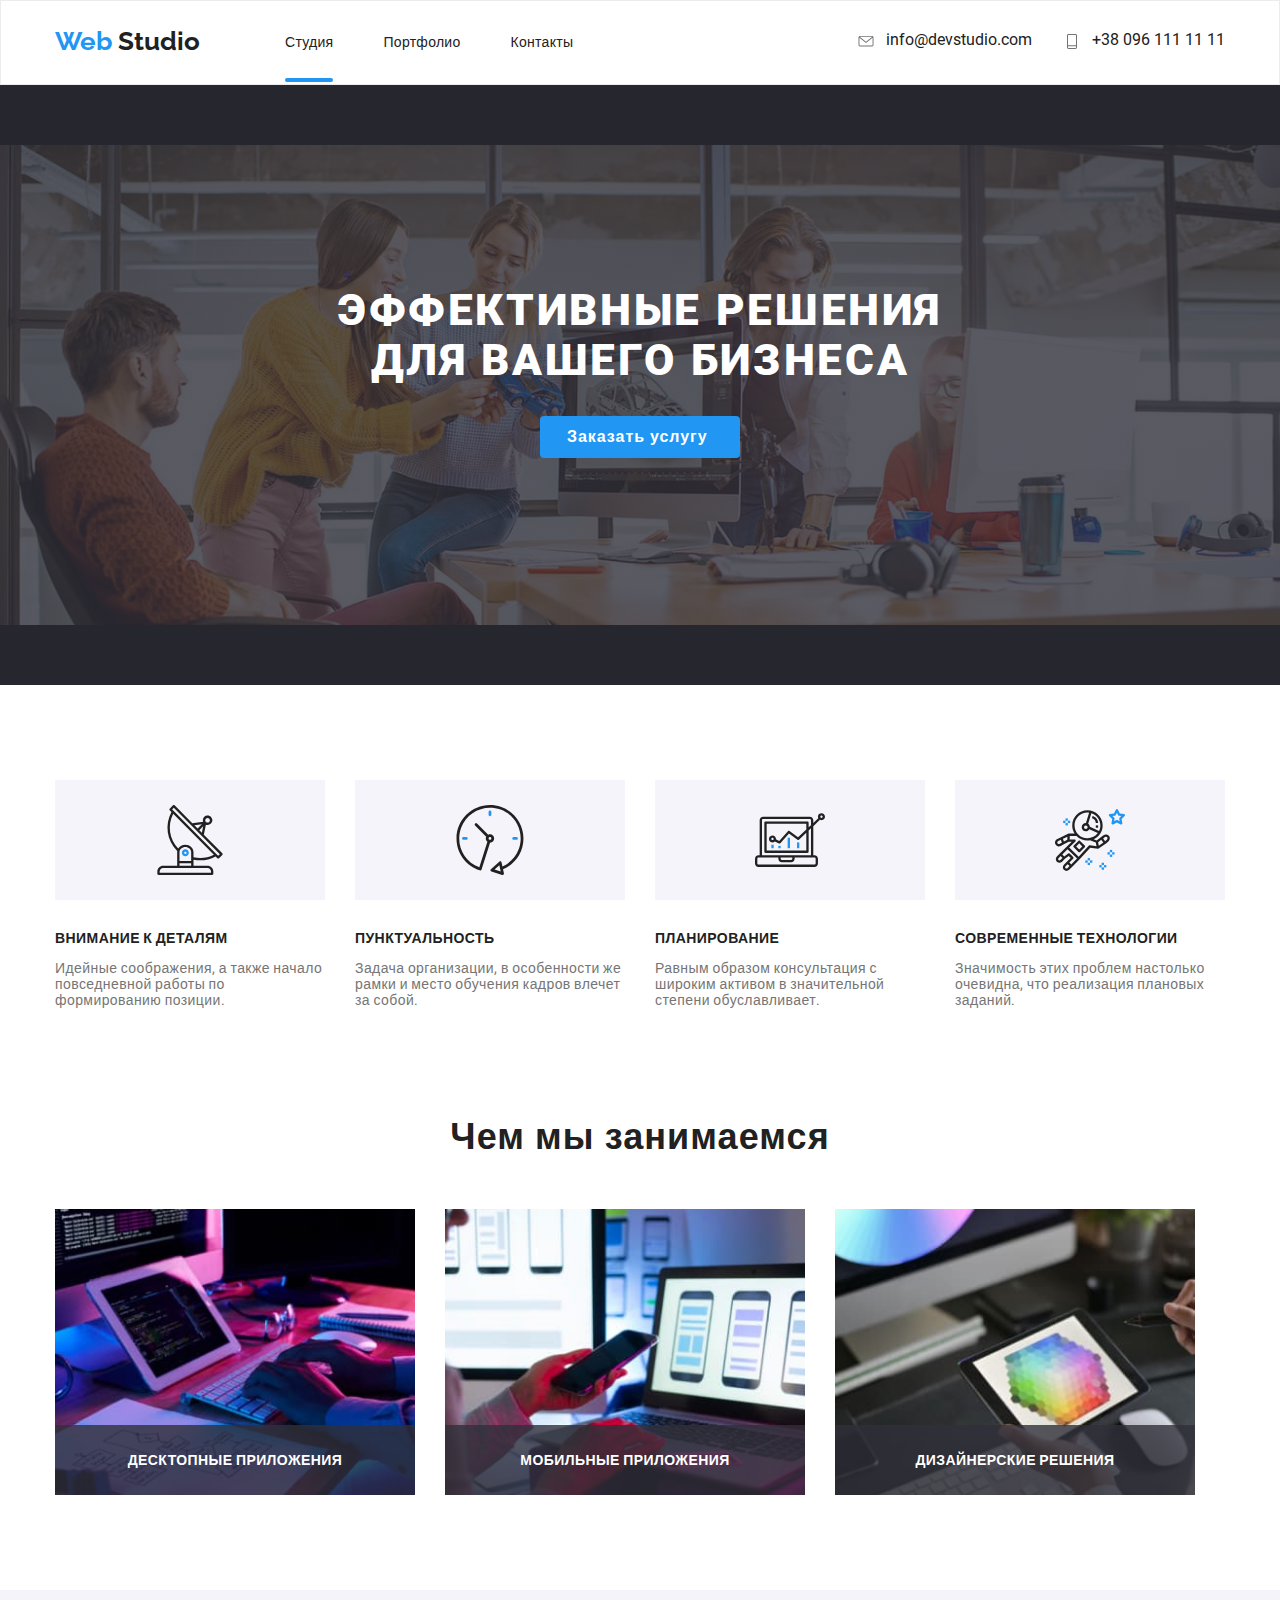
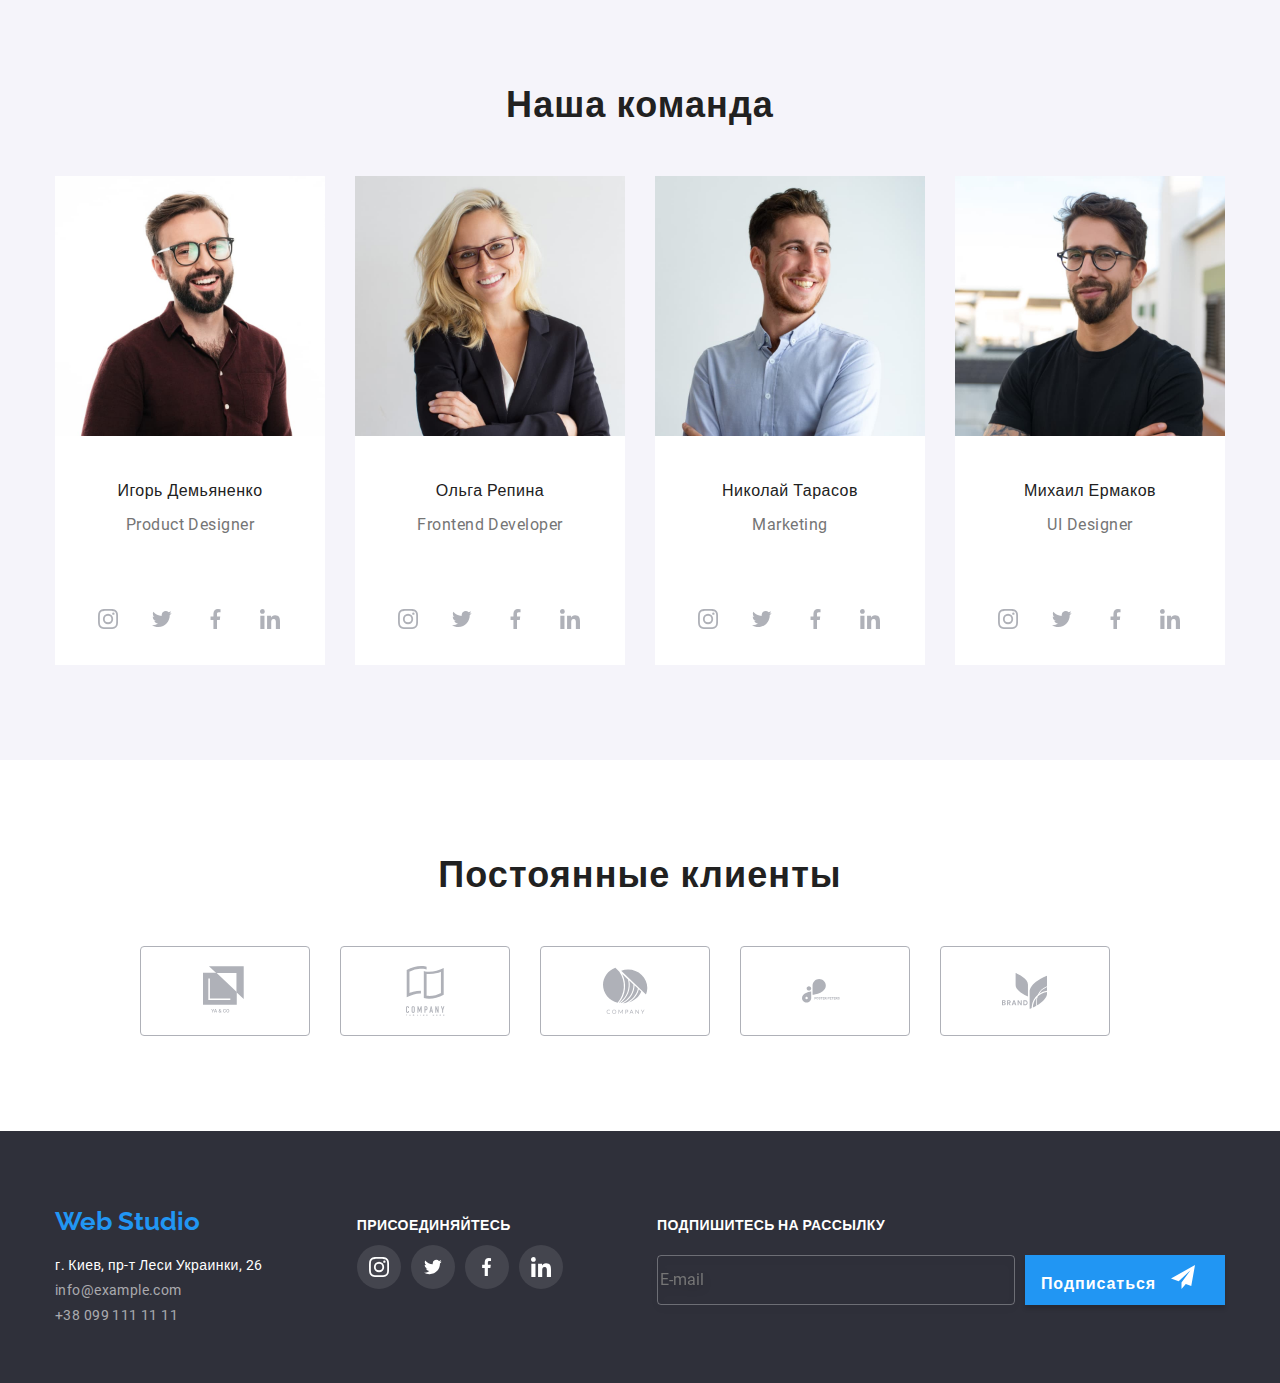
<file: index.html>
<!DOCTYPE html>
<html lang="ru">
  <head>
    <meta charset="UTF-8" />
    <meta name="viewport" content="width=device-width, initial-scale=1.0" />
    <title>WebStudio</title>
    <link
      href="https://fonts.googleapis.com/css2?family=Raleway&family=Roboto:wght@400;500;700&display=swap"
      rel="stylesheet"
    />
    <link rel="stylesheet" href="./css/main.min.css" />
  </head>

  <body>
    <!--Оглавление с навигацией-->
    <header class="page-header">
      <div class="container flexbox">
        <nav class="navigation">
          <a href="./" class="logo"><span class="logo-web">Web</span> Studio</a>
          <div class="active-box">
            <ul class="site-nav list">
              <li class="nav-item">
                <a href="./" class="link-active link">Студия</a>
              </li>
              <li class="nav-item">
                <a href="./portfolio.html" class="link">Портфолио</a>
              </li>
              <li class="nav-item"><a href="" class="link">Контакты</a></li>
            </ul>
          </div>
        </nav>
        <address class="contact">
          <ul class="contact-list list">
            <li class="mail">
              <a href="mailto:info@devstudio.com">
                <svg class="contacts-icon mail-to">
                  <use href="./images/symbol-defs-new.svg#icon-envelope"></use>
                </svg>
                info@devstudio.com
              </a>
            </li>
            <li class="nav-item tel">
              <a href="tel:+380961111111">
                <svg class="contacts-icon">
                  <use href="./images/symbol-defs-new.svg#icon-telephone"></use>
                </svg>
                +38 096 111 11 11
              </a>
            </li>
          </ul>
        </address>
      </div>
    </header>
    <!--Герой-->
    <section class="hero overlay">
      <div class="container hero-container">
        <h1 class="hero-title">
          Эффективные решения <br />
          для вашего бизнеса
        </h1>
        <button type="button" class="button" data-modal-open>
          Заказать услугу
        </button>
      </div>
    </section>
    <section class="section flex-box">
      <div class="container layout">
        <ul class="list benefits-list">
          <li class="benefits-title detail">
            <h2 class="section-title">Внимание к деталям</h2>
            <p class="section-subtitle">
              Идейные соображения, а также начало повседневной работы по
              формированию позиции.
            </p>
          </li>
          <li class="benefits-title punctual">
            <h2 class="section-title">Пунктуальность</h2>
            <p class="section-subtitle">
              Задача организации, в особенности же рамки и место обучения кадров
              влечет за собой.
            </p>
          </li>
          <li class="benefits-title plan">
            <h2 class="section-title">Планирование</h2>
            <p class="section-subtitle">
              Равным образом консультация с широким активом в значительной
              степени обуславливает.
            </p>
          </li>
          <li class="benefits-title techno">
            <h2 class="section-title">Современные технологии</h2>
            <p class="section-subtitle">
              Значимость этих проблем настолько очевидна, что реализация
              плановых заданий.
            </p>
          </li>
        </ul>
      </div>
    </section>
    <!--Чем мы занимаемся-->
    <section class="flex-box">
      <div class="container we-do-con">
        <h2 class="header-title">Чем мы занимаемся</h2>
        <div class="list-list">
          <ul class="list we-do-list">
            <li class="we-do-title">
              <a href=""
                ><img
                  src="./images/we-do-1.jpg"
                  alt="Десктопные приложения"
                  width="370"
                />
                <h3 class="we-do-subtitle">Десктопные приложения</h3>
              </a>
            </li>
            <li class="we-do-title">
              <a href=""
                ><img
                  src="./images/we-do-2.jpg"
                  alt="Мобильные приложения"
                  width="370"
                />
                <h3 class="we-do-subtitle">Мобильные приложения</h3>
              </a>
            </li>
            <li class="we-do-title">
              <a href=""
                ><img
                  src="./images/we-do-3.jpg"
                  alt="Дизайнерские решения"
                  width="370"
                />
                <h3 class="we-do-subtitle">Дизайнерские решения</h3>
              </a>
            </li>
          </ul>
        </div>
      </div>
    </section>
    <!--Наша команда-->
    <section class="team-section list-list flex-box">
      <div class="container layout">
        <h2 class="header-title">Наша команда</h2>
        <div class="list-list">
          <ul class="team-list list">
            <li class="team-member">
              <img
                lang="en"
                src="./images/team-1.jpg"
                alt="Product Designer"
                width="270"
                height="260"
              />
              <div class="description">
                <h3 class="team-section-subtitle">Игорь Демьяненко</h3>
                <p lang="en" class="team-section-prof">Product Designer</p>
              </div>
              <ul class="social-links list">
                <li class="social-list-item">
                  <a
                    class="social-item"
                    href=""
                    target="_blank"
                    rel="noopener noreferrer"
                    aria-label="Twitter"
                  >
                    <svg class="link-icon" width="20px" height="20px">
                      <use
                        href="./images/symbol-defs-new.svg#icon-instagram"
                      ></use>
                    </svg>
                  </a>
                </li>
                <li class="social-list-item">
                  <a
                    class="social-item"
                    href=""
                    target=" _blank"
                    rel="noopener noreferrer"
                    aria-label="Facebook"
                  >
                    <svg class="link-icon" width="20px" height="16px">
                      <use
                        href="./images/symbol-defs-new.svg#icon-twitter"
                      ></use>
                    </svg>
                  </a>
                </li>
                <li class="social-list-item">
                  <a
                    class="social-item"
                    href=""
                    target=" _blank"
                    rel="noopener noreferrer"
                    aria-label="LinkdedIn"
                  >
                    <svg class="link-icon" width="10px" height="20px">
                      <use
                        href="./images/symbol-defs-new.svg#icon-facebook"
                      ></use>
                    </svg>
                  </a>
                </li>
                <li class="social-list-item">
                  <a
                    class="social-item"
                    href=""
                    target=" _blank"
                    rel="noopener noreferrer"
                    aria-label="Instagram"
                  >
                    <svg class="link-icon" width="20px" height="20px">
                      <use
                        href="./images/symbol-defs-new.svg#icon-linkedin"
                      ></use>
                    </svg>
                  </a>
                </li>
              </ul>
            </li>
            <li class="team-member flex-box">
              <img
                src="./images/team-2.jpg"
                alt="Frontend Developer"
                width="270"
                height="260"
              />
              <div class="description">
                <h3 class="team-section-subtitle">Ольга Репина</h3>
                <p lang="en" class="team-section-prof">Frontend Developer</p>
              </div>
              <ul class="social-links list">
                <li class="social-list-item">
                  <a
                    class="social-item"
                    href=""
                    target="_blank"
                    rel="noopener noreferrer"
                    aria-label="Twitter"
                  >
                    <svg class="link-icon" width="20px" height="20px">
                      <use
                        href="./images/symbol-defs-new.svg#icon-instagram"
                      ></use>
                    </svg>
                  </a>
                </li>
                <li class="social-list-item">
                  <a
                    class="social-item"
                    href=""
                    target=" _blank"
                    rel="noopener noreferrer"
                    aria-label="Facebook"
                  >
                    <svg class="link-icon" width="20px" height="16px">
                      <use
                        href="./images/symbol-defs-new.svg#icon-twitter"
                      ></use>
                    </svg>
                  </a>
                </li>
                <li class="social-list-item">
                  <a
                    class="social-item"
                    href=""
                    target=" _blank"
                    rel="noopener noreferrer"
                    aria-label="LinkdedIn"
                  >
                    <svg class="link-icon" width="10px" height="20px">
                      <use
                        href="./images/symbol-defs-new.svg#icon-facebook"
                      ></use>
                    </svg>
                  </a>
                </li>
                <li class="social-list-item">
                  <a
                    class="social-item"
                    href=""
                    target=" _blank"
                    rel="noopener noreferrer"
                    aria-label="Instagram"
                  >
                    <svg class="link-icon" width="20px" height="20px">
                      <use
                        href="./images/symbol-defs-new.svg#icon-linkedin"
                      ></use>
                    </svg>
                  </a>
                </li>
              </ul>
            </li>
            <li class="team-member flex-box">
              <img
                src="./images/team-3.jpg"
                alt="Marketing"
                width="270"
                height="260"
              />
              <div class="description">
                <h3 class="team-section-subtitle">Николай Тарасов</h3>
                <p lang="en" class="team-section-prof">Marketing</p>
              </div>
              <ul class="social-links list">
                <li class="social-list-item">
                  <a
                    class="social-item"
                    href=""
                    target="_blank"
                    rel="noopener noreferrer"
                    aria-label="Twitter"
                  >
                    <svg class="link-icon" width="20px" height="20px">
                      <use
                        href="./images/symbol-defs-new.svg#icon-instagram"
                      ></use>
                    </svg>
                  </a>
                </li>
                <li class="social-list-item">
                  <a
                    class="social-item"
                    href=""
                    target=" _blank"
                    rel="noopener noreferrer"
                    aria-label="Facebook"
                  >
                    <svg class="link-icon" width="20px" height="16px">
                      <use
                        href="./images/symbol-defs-new.svg#icon-twitter"
                      ></use>
                    </svg>
                  </a>
                </li>
                <li class="social-list-item">
                  <a
                    class="social-item"
                    href=""
                    target=" _blank"
                    rel="noopener noreferrer"
                    aria-label="LinkdedIn"
                  >
                    <svg class="link-icon" width="10px" height="20px">
                      <use
                        href="./images/symbol-defs-new.svg#icon-facebook"
                      ></use>
                    </svg>
                  </a>
                </li>
                <li class="social-list-item">
                  <a
                    class="social-item"
                    href=""
                    target=" _blank"
                    rel="noopener noreferrer"
                    aria-label="Instagram"
                  >
                    <svg class="link-icon" width="20px" height="20px">
                      <use
                        href="./images/symbol-defs-new.svg#icon-linkedin"
                      ></use>
                    </svg>
                  </a>
                </li>
              </ul>
            </li>
            <li class="team-member flex-box">
              <img
                src="./images/team-4.jpg"
                alt="UI Designer"
                width="270"
                height="260"
              />
              <div class="description">
                <h3 class="team-section-subtitle">Михаил Ермаков</h3>
                <p lang="en" class="team-section-prof">UI Designer</p>
              </div>
              <ul class="social-links list">
                <li class="social-list-item">
                  <a
                    class="social-item"
                    href=""
                    target="_blank"
                    rel="noopener noreferrer"
                    aria-label="Twitter"
                  >
                    <svg class="link-icon" width="20px" height="20px">
                      <use
                        href="./images/symbol-defs-new.svg#icon-instagram"
                      ></use>
                    </svg>
                  </a>
                </li>
                <li class="social-list-item">
                  <a
                    class="social-item"
                    href=""
                    target=" _blank"
                    rel="noopener noreferrer"
                    aria-label="Facebook"
                  >
                    <svg class="link-icon" width="20px" height="16px">
                      <use
                        href="./images/symbol-defs-new.svg#icon-twitter"
                      ></use>
                    </svg>
                  </a>
                </li>
                <li class="social-list-item">
                  <a
                    class="social-item"
                    href=""
                    target=" _blank"
                    rel="noopener noreferrer"
                    aria-label="LinkdedIn"
                  >
                    <svg class="link-icon" width="10px" height="20px">
                      <use
                        href="./images/symbol-defs-new.svg#icon-facebook"
                      ></use>
                    </svg>
                  </a>
                </li>
                <li class="social-list-item">
                  <a
                    class="social-item"
                    href=""
                    target=" _blank"
                    rel="noopener noreferrer"
                    aria-label="Instagram"
                  >
                    <svg class="link-icon" width="20px" height="20px">
                      <use
                        href="./images/symbol-defs-new.svg#icon-linkedin"
                      ></use>
                    </svg>
                  </a>
                </li>
              </ul>
            </li>
          </ul>
        </div>
      </div>
    </section>
    <!--Постоянные клиенты-->
    <section class="flex-box">
      <div class="container layout">
        <h2 class="header-title">Постоянные клиенты</h2>
        <div class="list-list">
          <ul class="team-list list clients">
            <li class="client">
              <a
                class="clients-link"
                href=""
                target="_blank"
                rel="noopener noreferrer"
                aria-label="ссылка на YA & CO"
              >
                <svg class="clients-icon" width="45px" height="50px">
                  <use href="./images/symbol-defs-new.svg#icon-logo-1"></use>
                </svg>
              </a>
            </li>
            <li class="client">
              <a
                class="clients-link"
                href=""
                target="_blank"
                rel="noopener noreferrer"
                aria-label="ссылка на YA & CO"
              >
                <svg class="clients-icon" width="45px" height="50px">
                  <use href="./images/symbol-defs-new.svg#icon-logo-2"></use>
                </svg>
              </a>
            </li>
            <li class="client">
              <a
                class="clients-link"
                href=""
                target="_blank"
                rel="noopener noreferrer"
                aria-label="ссылка на YA & CO"
              >
                <svg class="clients-icon" width="45px" height="50px">
                  <use href="./images/symbol-defs-new.svg#icon-logo-3"></use>
                </svg>
              </a>
            </li>
            <li class="client">
              <a
                class="clients-link"
                href=""
                target="_blank"
                rel="noopener noreferrer"
                aria-label="ссылка на YA & CO"
              >
                <svg class="clients-icon" width="45px" height="50px">
                  <use href="./images/symbol-defs-new.svg#icon-logo-4"></use>
                </svg>
              </a>
            </li>
            <li class="client">
              <a
                class="clients-link"
                href=""
                target="_blank"
                rel="noopener noreferrer"
                aria-label="ссылка на YA & CO"
              >
                <svg class="clients-icon" width="45px" height="50px">
                  <use href="./images/symbol-defs-new.svg#icon-logo-5"></use>
                </svg>
              </a>
            </li>
          </ul>
        </div>
      </div>
    </section>
    <!--Футер-->
    <footer class="site-footer">
      <div class="container footer-flex">
        <div class="logo-address">
          <p class="logo-space">
            <a href="./" class="logo logo-position"
              ><span class="logo-port">Web</span> Studio</a
            >
          </p>
          <section class="list">
            <address class="address-section">
              <ul class="address list">
                <li class="address item">
                  <a
                    href="https://goo.gl/maps/P8fqoHQZkP2FviwH6"
                    class="item"
                    target="_blank"
                    rel="noopener noreferrer"
                  >
                    г. Киев, пр-т Леси Украинки, 26</a
                  >
                </li>
                <li class="item">
                  <a href="mailto:info@example.com" class="contact-link"
                    >info@example.com</a
                  >
                </li>
                <li class="item">
                  <a href="tel:+380991111111" class="contact-link"
                    >+38 099 111 11 11</a
                  >
                </li>
              </ul>
            </address>
          </section>
        </div>
        <section class="flex-box">
          <div class="join">
            <h2 class="join-title">Присоединяйтесь</h2>
            <ul class="join-list list">
              <li class="join-list-item">
                <a
                  class="join-link"
                  href=""
                  target="_blank"
                  rel="noopener noreferrer"
                  aria-label="Twitter"
                >
                  <svg class="link-icon-footer" width="20px" height="20px">
                    <use
                      href="./images/symbol-defs-new.svg#icon-instagram"
                    ></use>
                  </svg>
                </a>
              </li>
              <li class="join-list-item">
                <a
                  href=""
                  class="join-link"
                  target=" _blank"
                  rel="noopener noreferrer"
                  aria-label="Facebook"
                >
                  <svg class="link-icon-footer" width="20px" height="16px">
                    <use
                      href="./images/symbol-defs-new.svg#icon-twitter"
                    ></use></svg
                ></a>
              </li>
              <li class="join-list-item">
                <a
                  href=""
                  class="join-link"
                  target=" _blank"
                  rel="noopener noreferrer"
                  aria-label="LinkdedIn"
                >
                  <svg class="link-icon-footer" width="10px" height="20px">
                    <use
                      href="./images/symbol-defs-new.svg#icon-facebook"
                    ></use></svg
                ></a>
              </li>
              <li class="join-list-item">
                <a
                  href=""
                  class="join-link"
                  target=" _blank"
                  rel="noopener noreferrer"
                  aria-label="Instagram"
                >
                  <svg class="link-icon-footer" width="20px" height="20px">
                    <use
                      href="./images/symbol-defs-new.svg#icon-linkedin"
                    ></use></svg
                ></a>
              </li>
            </ul>
          </div>
        </section>
        <section class="flex-box">
          <div class="mailing">
            <form>
              <label for="mail" class="subscribe-title"
                >Подпишитесь на рассылку</label
              >
              <div class="subscribe">
                <input
                  class="mail-input"
                  type="email"
                  id="mail"
                  name="email"
                  placeholder="E-mail"
                />
                <div class="mail-btn">
                  <button class="subscribe-btn" type="submit">
                    Подписаться
                    <svg class="icon-plane" width="24px" height="24px">
                      <use href="./images/symbol-defs-new.svg#icon-plane"></use>
                    </svg>
                  </button>
                </div>
              </div>
            </form>
          </div>
        </section>
      </div>
    </footer>
    <div class="backdrop is-hidden" data-modal>
      <div class="modal">
        <form class="form">
          <button class="btn-close" data-modal-close>X</button>
          <h2 class="form-title">Оставьте свои данные, мы вам перезвоним</h2>
          <label class="form-group">
            <input
              type="text"
              class="form-input"
              name="name"
              id="name"
              placeholder=" "
            />
            <svg class="icon-label">
              <use href="./images/symbol-defs-new.svg#icon-name"></use>
            </svg>
            <span class="form-label">Имя</span>
          </label>
          <label class="form-group">
            <input
              type="tel"
              class="form-input"
              name="tel"
              id="tel"
              placeholder=" "
            />
            <svg class="icon-label">
              <use href="./images/symbol-defs-new.svg#icon-phone"></use>
            </svg>
            <span class="form-label">Телефон</span>
          </label>
          <label class="form-group">
            <input
              type="email"
              class="form-input"
              name="name"
              id="email"
              placeholder=" "
            />
            <svg class="icon-label">
              <use href="./images/symbol-defs-new.svg#icon-email"></use>
            </svg>
            <span class="form-label">Почта</span>
          </label>
          <label class="comment">
            <textarea
              name="comment"
              class="textarea"
              cols="30"
              rows="10"
            ></textarea>
            <span class="comment-label">Комментарий</span>
          </label>
          <label class="checkbox-label">
            <input type="checkbox" name="checkbox" class="checkbox" />
            <svg class="checkbox-icon">
              <use href="./images/symbol-defs-new.svg#icon-check"></use>
            </svg>
            <span
              >Соглашаюсь с рассылкой и принимаю
              <a href="#">Условия договора</a>
            </span>
          </label>
          <div class="form-button">
            <button type="submit" class="snd-btn">Отправить</button>
          </div>
        </form>
      </div>
    </div>
    <script src="./js/modal.js"></script>
  </body>
</html>
</file>
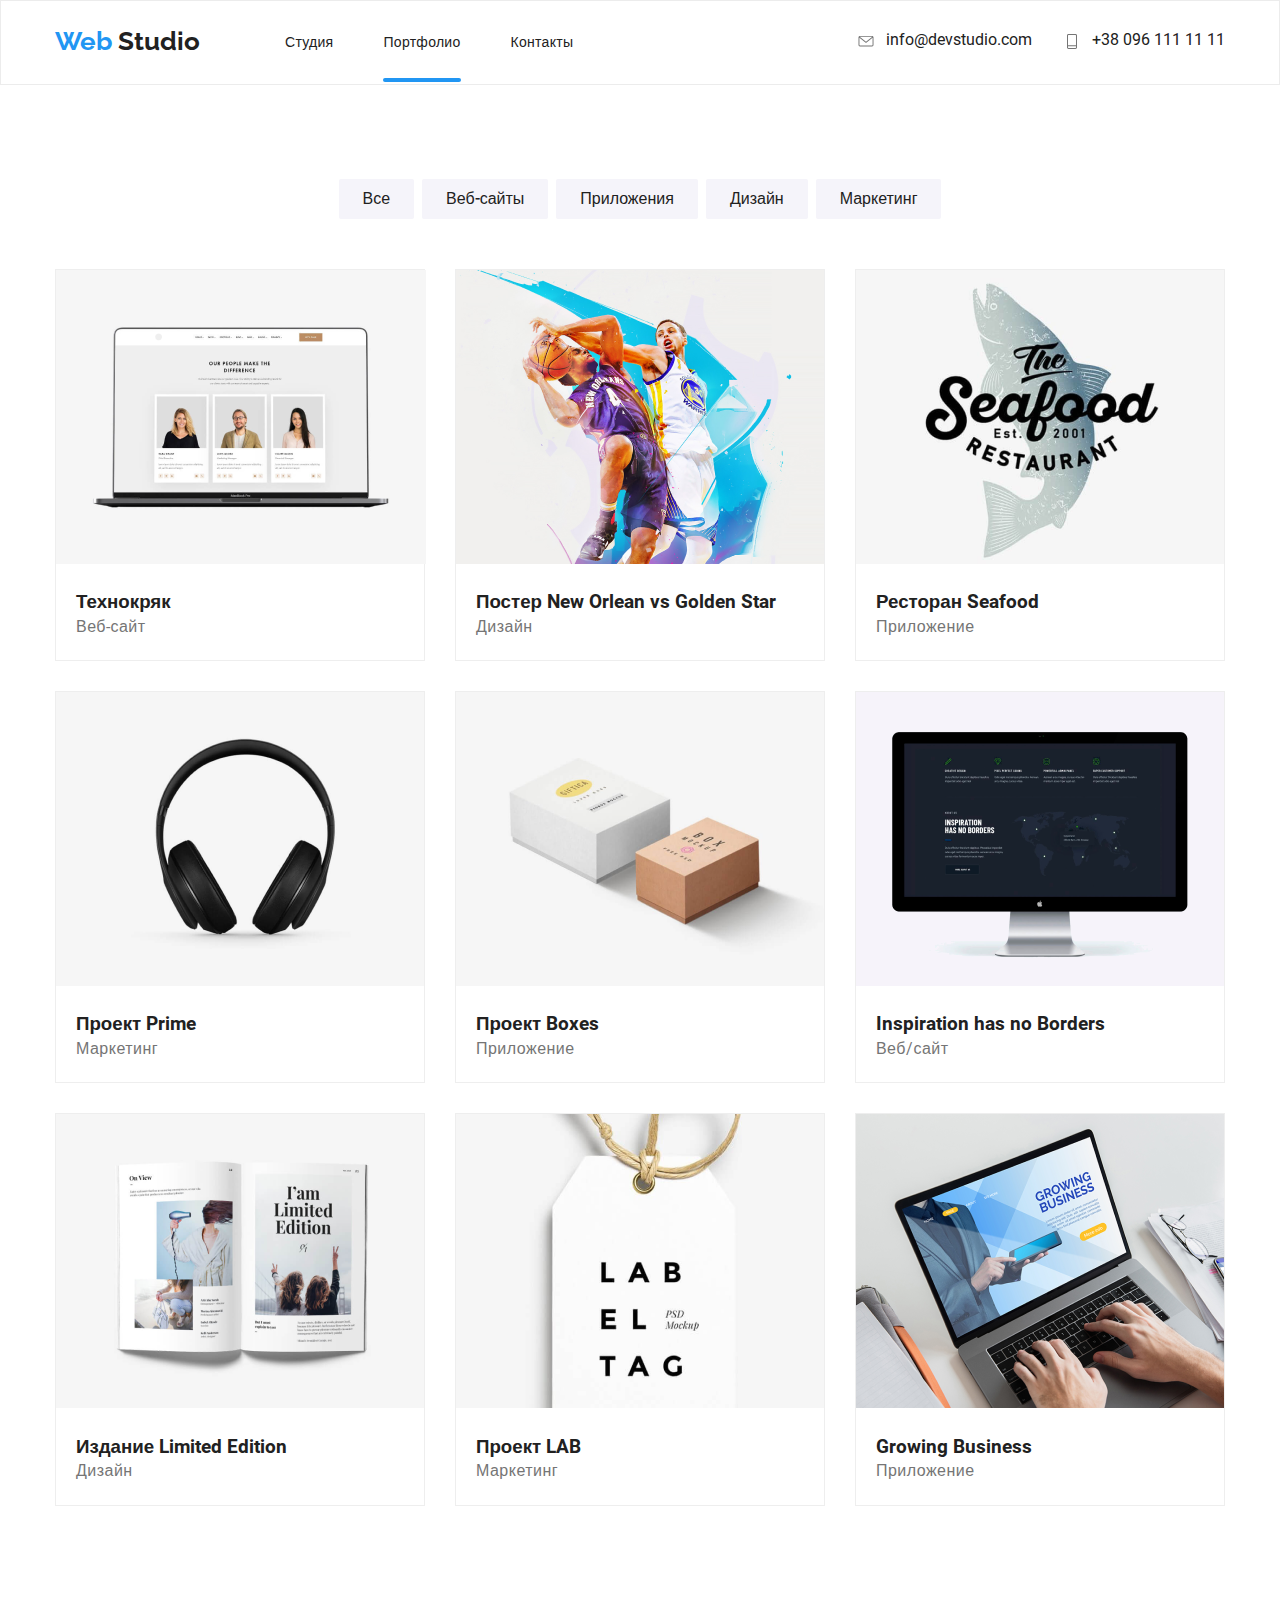
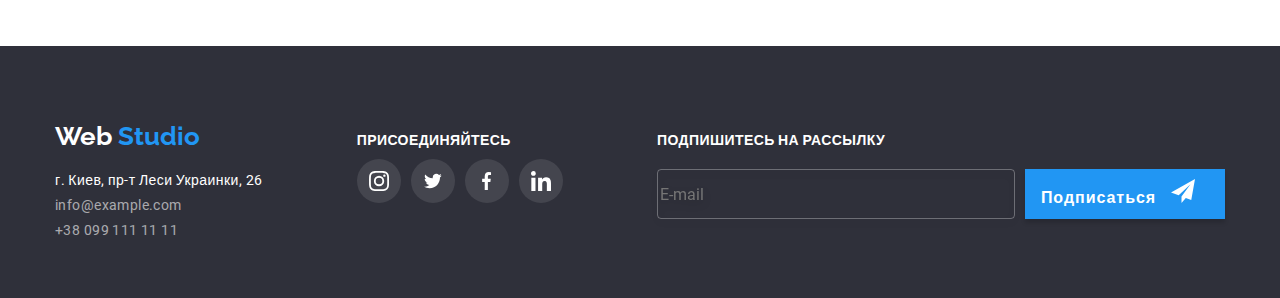
<file: portfolio.html>
<!DOCTYPE html>
<html lang="ru">
  <head>
    <meta charset="UTF-8" />
    <meta name="viewport" content="width=device-width, initial-scale=1.0" />
    <title>Portfolio</title>
    <link
      href="https://fonts.googleapis.com/css2?family=Raleway&family=Roboto:wght@400;500;700&display=swap"
      rel="stylesheet"
    />
    <link rel="stylesheet" href="./css/portfolio.min.css" />
  </head>
  <body>
    <!--Оглавление с навигацией-->
    <header class="page-header">
      <div class="container flexbox">
        <nav class="navigation">
          <a href="./" class="logo"><span class="logo-web">Web</span> Studio</a>
          <div class="active-box">
            <ul class="site-nav list">
              <li class="nav-item">
                <a href="./" class="link">Студия</a>
              </li>
              <li class="nav-item">
                <a href="./portfolio.html" class="link-active-port link"
                  >Портфолио</a
                >
              </li>
              <li class="nav-item"><a href="" class="link">Контакты</a></li>
            </ul>
          </div>
        </nav>
        <address class="contact">
          <ul class="contact-list list">
            <li class="mail">
              <a href="mailto:info@devstudio.com">
                <svg class="contacts-icon mail-to">
                  <use href="./images/symbol-defs-new.svg#icon-envelope"></use>
                </svg>
                info@devstudio.com
              </a>
            </li>
            <li class="nav-item tel">
              <a href="tel:+380961111111">
                <svg class="contacts-icon call-to">
                  <use href="./images/symbol-defs-new.svg#icon-telephone"></use>
                </svg>
                +38 096 111 11 11
              </a>
            </li>
          </ul>
        </address>
      </div>
    </header>
    <main>
      <section class="section">
        <div>
          <div class="container">
            <h1 class="title visually-hiden">Мои проэкты</h1>
            <ul class="projects-nav list">
              <li class="item">
                <button class="button-portfolio" type="button">Все</button>
              </li>
              <li class="item">
                <button class="button-portfolio" type="button">
                  Веб-сайты
                </button>
              </li>
              <li class="item">
                <button class="button-portfolio" type=" button">
                  Приложения
                </button>
              </li>
              <li class="item">
                <button class="button-portfolio" type=" button">Дизайн</button>
              </li>
              <li class="item">
                <button class="button-portfolio" type=" button">
                  Маркетинг
                </button>
              </li>
            </ul>
          </div>
        </div>
        <div class="container flex-box">
          <ul class="flex-box-port list-port">
            <li class="item">
              <a href="" class="port-link">
                <div class="img-thumb">
                  <img src="./images/img1.png" alt="Фото проекта" width="370" />
                  <p class="projects-text">
                    Технокряк это современная площадка распространения
                    коронавируса. Компании используют эту платформу для
                    цифрового шпионажа и атак на защищённые сервера конкурентов.
                  </p>
                </div>
                <h3 class="header-title-port">Технокряк</h3>
                <p class="projects-subtitle">Веб-сайт</p>
              </a>
            </li>
            <li class="item">
              <a href="">
                <div class="img-thumb">
                  <img src="./images/img2.png" alt="Фото проекта" width="370" />
                  <p class="projects-text">
                    Технокряк это современная площадка распространения
                    коронавируса. Компании используют эту платформу для
                    цифрового шпионажа и атак на защищённые сервера конкурентов.
                  </p>
                </div>
                <h3 class="header-title-port">
                  Постер New Orlean vs Golden Star
                </h3>
                <p class="projects-subtitle">Дизайн</p>
              </a>
            </li>
            <li class="item">
              <a href="">
                <div class="img-thumb">
                  <img src="./images/img3.png" alt="Фото проекта" width="370" />
                  <p class="projects-text">
                    Технокряк это современная площадка распространения
                    коронавируса. Компании используют эту платформу для
                    цифрового шпионажа и атак на защищённые сервера конкурентов.
                  </p>
                </div>
                <h3 class="header-title-port">Ресторан Seafood</h3>
                <p class="projects-subtitle">Приложение</p>
              </a>
            </li>
            <li class="item">
              <a href="">
                <div class="img-thumb">
                  <img src="./images/4.png" alt="Фото проекта" width="370" />
                  <p class="projects-text">
                    Технокряк это современная площадка распространения
                    коронавируса. Компании используют эту платформу для
                    цифрового шпионажа и атак на защищённые сервера конкурентов.
                  </p>
                </div>
                <h3 class="header-title-port">Проект Prime</h3>
                <p class="projects-subtitle">Маркетинг</p>
              </a>
            </li>
            <li class="item">
              <a href="">
                <div class="img-thumb">
                  <img src="./images/5.png" alt="Фото проекта" width="370" />
                  <p class="projects-text">
                    Технокряк это современная площадка распространения
                    коронавируса. Компании используют эту платформу для
                    цифрового шпионажа и атак на защищённые сервера конкурентов.
                  </p>
                </div>
                <h3 class="header-title-port">Проект Boxes</h3>
                <p class="projects-subtitle">Приложение</p>
              </a>
            </li>
            <li class="item">
              <a href="">
                <div class="img-thumb">
                  <img src="./images/6.png" alt="Фото проекта" width="370" />
                  <p class="projects-text">
                    Технокряк это современная площадка распространения
                    коронавируса. Компании используют эту платформу для
                    цифрового шпионажа и атак на защищённые сервера конкурентов.
                  </p>
                </div>
                <h3 class="header-title-port">Inspiration has no Borders</h3>
                <p class="projects-subtitle">Веб/сайт</p>
              </a>
            </li>
            <li class="item">
              <a href="">
                <div class="img-thumb">
                  <img src="./images/7.png" alt="Фото проекта" width="370" />
                  <p class="projects-text">
                    Технокряк это современная площадка распространения
                    коронавируса. Компании используют эту платформу для
                    цифрового шпионажа и атак на защищённые сервера конкурентов.
                  </p>
                </div>
                <h3 class="header-title-port">Издание Limited Edition</h3>
                <p class="projects-subtitle">Дизайн</p>
              </a>
            </li>
            <li class="item">
              <a href="">
                <div class="img-thumb">
                  <img src="./images/8.png" alt="Фото проекта" width="370" />
                  <p class="projects-text">
                    Технокряк это современная площадка распространения
                    коронавируса. Компании используют эту платформу для
                    цифрового шпионажа и атак на защищённые сервера конкурентов.
                  </p>
                </div>
                <h3 class="header-title-port">Проект LAB</h3>
                <p class="projects-subtitle">Маркетинг</p>
              </a>
            </li>
            <li class="item">
              <a href="">
                <div class="img-thumb">
                  <img src="./images/9.png" alt="Фото проекта" width="370" />
                  <p class="projects-text">
                    Технокряк это современная площадка распространения
                    коронавируса. Компании используют эту платформу для
                    цифрового шпионажа и атак на защищённые сервера конкурентов.
                  </p>
                </div>
                <h3 class="header-title-port">Growing Business</h3>
                <p class="projects-subtitle">Приложение</p>
              </a>
            </li>
          </ul>
        </div>
      </section>
    </main>
    <footer class="site-footer">
      <div class="container footer-flex">
        <div class="logo-address">
          <p class="logo-space">
            <a href="./" class="logo logo-position"
              ><span class="logo-port">Web</span> Studio</a
            >
          </p>
          <section class="list">
            <address class="address-section">
              <ul class="address list">
                <li class="address item">
                  <a
                    class="item"
                    href="https://goo.gl/maps/P8fqoHQZkP2FviwH6"
                    target="_blank"
                    rel=" noopener noreferrer"
                    >г. Киев, пр-т Леси Украинки, 26</a
                  >
                </li>
                <li class="item">
                  <a href="mailto:info@example.com" class="contact-link"
                    >info@example.com</a
                  >
                </li>
                <li class="item">
                  <a href="tel:+380991111111" class="contact-link"
                    >+38 099 111 11 11</a
                  >
                </li>
              </ul>
            </address>
          </section>
        </div>
        <section class="flex-box">
          <div class="join">
            <h2 class="join-title">Присоединяйтесь</h2>
            <ul class="join-list list">
              <li class="join-list-item">
                <a
                  href=""
                  class="join-link"
                  target="_blank"
                  rel="noopener noreferrer"
                  aria-label="Twitter"
                >
                  <svg class="link-icon-footer" width="20px" height="20px">
                    <use
                      href="./images/symbol-defs-new.svg#icon-instagram"
                    ></use></svg
                ></a>
              </li>
              <li class="join-list-item">
                <a
                  href=""
                  class="join-link"
                  target=" _blank"
                  rel="noopener noreferrer"
                  aria-label="Facebook"
                >
                  <svg class="link-icon-footer" width="20px" height="16px">
                    <use
                      href="./images/symbol-defs-new.svg#icon-twitter"
                    ></use></svg
                ></a>
              </li>
              <li class="join-list-item">
                <a
                  href=""
                  class="join-link"
                  target=" _blank"
                  rel="noopener noreferrer"
                  aria-label="LinkdedIn"
                >
                  <svg class="link-icon-footer" width="10px" height="20px">
                    <use
                      href="./images/symbol-defs-new.svg#icon-facebook"
                    ></use></svg
                ></a>
              </li>
              <li class="join-list-item">
                <a
                  href=""
                  class="join-link"
                  target=" _blank"
                  rel="noopener noreferrer"
                  aria-label="Instagram"
                >
                  <svg class="link-icon-footer" width="20px" height="20px">
                    <use
                      href="./images/symbol-defs-new.svg#icon-linkedin"
                    ></use></svg
                ></a>
              </li>
            </ul>
          </div>
        </section>
        <section class="flex-box">
          <div class="mailing">
            <form>
              <label for="mail" class="subscribe-title"
                >Подпишитесь на рассылку</label
              >
              <div class="subscribe">
                <input
                  class="mail-input"
                  type="email"
                  id="mail"
                  name="email"
                  placeholder="E-mail"
                />
                <div class="mail-btn">
                  <button class="subscribe-btn" type="submit">
                    Подписаться
                    <svg class="icon-plane" width="24px" height="24px">
                      <use href="./images/symbol-defs-new.svg#icon-plane"></use>
                    </svg>
                  </button>
                </div>
              </div>
            </form>
          </div>
        </section>
      </div>
    </footer>
  </body>
</html>
</file>
<file: css/main.min.css>
/*! normalize.css v8.0.1 | MIT License | github.com/necolas/normalize.css */html{line-height:1.15;-webkit-text-size-adjust:100%}body{margin:0}main{display:block}h1{font-size:2em;margin:0.67em 0}hr{-webkit-box-sizing:content-box;box-sizing:content-box;height:0;overflow:visible}pre{font-family:monospace, monospace;font-size:1em}a{background-color:transparent}abbr[title]{border-bottom:none;text-decoration:underline;-webkit-text-decoration:underline dotted;text-decoration:underline dotted}b,strong{font-weight:bolder}code,kbd,samp{font-family:monospace, monospace;font-size:1em}small{font-size:80%}sub,sup{font-size:75%;line-height:0;position:relative;vertical-align:baseline}sub{bottom:-0.25em}sup{top:-0.5em}img{border-style:none}button,input,optgroup,select,textarea{font-family:inherit;font-size:100%;line-height:1.15;margin:0}button,input{overflow:visible}button,select{text-transform:none}button,[type="button"],[type="reset"],[type="submit"]{-webkit-appearance:button}button::-moz-focus-inner,[type="button"]::-moz-focus-inner,[type="reset"]::-moz-focus-inner,[type="submit"]::-moz-focus-inner{border-style:none;padding:0}button:-moz-focusring,[type="button"]:-moz-focusring,[type="reset"]:-moz-focusring,[type="submit"]:-moz-focusring{outline:1px dotted ButtonText}fieldset{padding:0.35em 0.75em 0.625em}legend{-webkit-box-sizing:border-box;box-sizing:border-box;color:inherit;display:table;max-width:100%;padding:0;white-space:normal}progress{vertical-align:baseline}textarea{overflow:auto}[type="checkbox"],[type="radio"]{-webkit-box-sizing:border-box;box-sizing:border-box;padding:0}[type="number"]::-webkit-inner-spin-button,[type="number"]::-webkit-outer-spin-button{height:auto}[type="search"]{-webkit-appearance:textfield;outline-offset:-2px}[type="search"]::-webkit-search-decoration{-webkit-appearance:none}::-webkit-file-upload-button{-webkit-appearance:button;font:inherit}details{display:block}summary{display:list-item}template{display:none}[hidden]{display:none}@font-face{font-family:"Roboto";font-style:normal;font-weight:400;src:url("../fonts/roboto-v20-latin-regular.eot");src:local("Roboto"),local("Roboto-Regular"),url("../fonts/roboto-v20-latin-regular.eot?#iefix") format("embedded-opentype"),url("../fonts/roboto-v20-latin-regular.woff2") format("woff2"),url("../fonts/roboto-v20-latin-regular.woff") format("woff"),url("../fonts/roboto-v20-latin-regular.ttf") format("truetype"),url("../fonts/roboto-v20-latin-regular.svg#Roboto") format("svg")}@font-face{font-family:"Roboto";font-style:normal;font-weight:500;src:url("../fonts/roboto-v20-latin-500.eot");src:local("Roboto Medium"),local("Roboto-Medium"),url("../fonts/roboto-v20-latin-500.eot?#iefix") format("embedded-opentype"),url("../fonts/roboto-v20-latin-500.woff2") format("woff2"),url("../fonts/roboto-v20-latin-500.woff") format("woff"),url("../fonts/roboto-v20-latin-500.ttf") format("truetype"),url("../fonts/roboto-v20-latin-500.svg#Roboto") format("svg")}@font-face{font-family:"Roboto";font-style:normal;font-weight:700;src:url("../fonts/roboto-v20-latin-700.eot");src:local("Roboto Bold"),local("Roboto-Bold"),url("../fonts/roboto-v20-latin-700.eot?#iefix") format("embedded-opentype"),url("../fonts/roboto-v20-latin-700.woff2") format("woff2"),url("../fonts/roboto-v20-latin-700.woff") format("woff"),url("../fonts/roboto-v20-latin-700.ttf") format("truetype"),url("../fonts/roboto-v20-latin-700.svg#Roboto") format("svg")}@font-face{font-family:"Raleway";font-style:normal;font-weight:400;src:url("../fonts/raleway-v17-latin-regular.eot");src:local(""),url("../fonts/raleway-v17-latin-regular.eot?#iefix") format("embedded-opentype"),url("../fonts/raleway-v17-latin-regular.woff2") format("woff2"),url("../fonts/raleway-v17-latin-regular.woff") format("woff"),url("../fonts/raleway-v17-latin-regular.ttf") format("truetype"),url("../fonts/raleway-v17-latin-regular.svg#Raleway") format("svg")}*{-webkit-box-sizing:border-box;box-sizing:border-box}body{background-color:#fff;font-family:Roboto, sans-serif;font-size:16 px;line-height:0, 615}li{display:list-item}.layout{padding-top:95px;padding-bottom:95px}div .list-list{margin-top:50px}.flex-box .list{display:-webkit-box;display:-ms-flexbox;display:flex}.flexbox{display:-webkit-box;display:-ms-flexbox;display:flex;-webkit-box-pack:end;-ms-flex-pack:end;justify-content:flex-end;-webkit-box-align:center;-ms-flex-align:center;align-items:center}.list{list-style:none;padding:0;margin:0}.container{width:1200px;padding-left:15px;padding-right:15px;margin-right:auto;margin-left:auto}.logo-web{color:#2196f3;-webkit-text-decoration-line:none;text-decoration-line:none;font-family:Raleway, sans-serif;font-style:normal;font-weight:bold;font-size:26px;line-height:1, 19}.logo{color:#212121;-webkit-text-decoration-line:none;text-decoration-line:none;font-family:Raleway, sans-serif;font-style:normal;font-weight:bold;font-size:26px;line-height:1, 19;margin-right:85px}.navigation{display:-webkit-box;display:-ms-flexbox;display:flex;-webkit-box-align:center;-ms-flex-align:center;align-items:center;margin-right:auto}.site-nav{position:relative;display:-webkit-box;display:-ms-flexbox;display:flex;padding-top:30px;padding-bottom:30px}.site-nav a{color:#212121}.nav-item:not(:last-child){margin-right:50px}.site-nav .link{-webkit-text-decoration-line:none;text-decoration-line:none;font-style:normal;font-weight:500;font-size:14px;line-height:1, 14;letter-spacing:0.02em;-webkit-transition-property:color;transition-property:color}.site-nav .link:hover,.site-nav .link:focus{color:#2196f3;-webkit-transition:color 250ms cubic-bezier(0.4, 0, 0.2, 1);transition:color 250ms cubic-bezier(0.4, 0, 0.2, 1)}.link-active::after{content:" ";position:absolute;bottom:0;display:block;width:48px;height:4px;bottom:0;left:0;background:#2196f3;border-radius:2px}.site-nav .link.current{color:#2196f3}.page-header{padding-bottom:0;border:1px solid #ececec}.contact-list{display:-webkit-box;display:-ms-flexbox;display:flex;-webkit-box-align:center;-ms-flex-align:center;align-items:center;padding-bottom:30px;padding-top:30px}.contact a{color:#212121;font-style:normal}.contact a:hover,.contact a:focus{color:#2196f3}.contact a{-webkit-text-decoration-line:none;text-decoration-line:none;display:-webkit-inline-box;display:-ms-inline-flexbox;display:inline-flex;-webkit-box-align:end;-ms-flex-align:end;align-items:flex-end}.mail{margin-right:30px}.mail:hover,.mail:focus{color:#2196f3}.contacts-icon{fill:currentColor;height:15px;width:20px;margin-right:10px;display:-webkit-inline-box;display:-ms-inline-flexbox;display:inline-flex;-webkit-box-align:center;-ms-flex-align:center;align-items:center;margin-bottom:0}.button{color:#fff;background-color:#2196f3;border-color:transparent;font-weight:700;font-size:16px;letter-spacing:0.06em;padding-top:10 px 25px;border-radius:4px;width:200px;display:-webkit-inline-box;display:-ms-inline-flexbox;display:inline-flex;padding:10px 25px;line-height:1, 8;-webkit-box-align:center;-ms-flex-align:center;align-items:center;cursor:pointer;text-decoration:none;border-radius:4px;margin-top:30px;-webkit-box-align:start;-ms-flex-align:start;align-items:flex-start}.backdrop{position:fixed;top:0;left:0;right:0;bottom:0;background-color:rgba(0,0,0,0.2);z-index:100;opacity:1;-webkit-transition:opacity 250ms cubic-bezier(0.4, 0, 0.2, 1);transition:opacity 250ms cubic-bezier(0.4, 0, 0.2, 1)}.backdrop.is-hidden{visibility:hidden;pointer-events:none;opacity:0}.modal{position:absolute;top:50%;left:50%;-webkit-transform:translate(-50%, -50%);transform:translate(-50%, -50%);width:100%;height:100%;max-width:530px;max-height:580px;-webkit-box-shadow:0px 1px 3px rgba(0,0,0,0.12),0px 1px 1px rgba(0,0,0,0.14),0px 2px 1px rgba(0,0,0,0.2);box-shadow:0px 1px 3px rgba(0,0,0,0.12),0px 1px 1px rgba(0,0,0,0.14),0px 2px 1px rgba(0,0,0,0.2);background-color:#fff;padding:40px}.modal-form label{font-weight:400;font-size:12px;line-height:1.16;letter-spacing:0.01em;color:#212121}.form-title{margin-top:0;margin-bottom:30px;font-weight:700;font-size:20px;line-height:1.15;text-align:center;color:#212121}.form-group{position:relative;display:-webkit-box;display:-ms-flexbox;display:flex;-webkit-box-orient:vertical;-webkit-box-direction:reverse;-ms-flex-direction:column-reverse;flex-direction:column-reverse;margin-bottom:28px}.form-label{font-weight:400;font-size:12px;line-height:1.16;letter-spacing:0.01em;color:#212121;position:absolute;top:50%;left:42px;-webkit-transform:translateY(-50%);transform:translateY(-50%);-webkit-transition:-webkit-transform 250ms cubic-bezier(0.4, 0, 0.2, 1);transition:-webkit-transform 250ms cubic-bezier(0.4, 0, 0.2, 1);transition:transform 250ms cubic-bezier(0.4, 0, 0.2, 1);transition:transform 250ms cubic-bezier(0.4, 0, 0.2, 1), -webkit-transform 250ms cubic-bezier(0.4, 0, 0.2, 1)}.form-input{padding:12px 12px 12px 42px;outline-color:#2196f3;border:1px solid rgba(33,33,33,0.2);border-radius:4px;cursor:pointer}.icon-label{position:absolute;top:50%;left:16px;width:18px;height:18px;-webkit-transform:translateY(-50%);transform:translateY(-50%);display:inline-block;fill:#212121}.form-group:focus-within>.form-label,.form-input:not(:placeholder-shown) ~ .form-label{color:#2196f3;-webkit-transform:translate(-25px, -40px);transform:translate(-25px, -40px)}.form-group:focus-within .icon-label{fill:#2196f3}.comment{display:block;position:relative;margin-bottom:20px}.comment:focus-within .comment-label{color:#2196f3;-webkit-transform:translateY(-30px);transform:translateY(-30px)}.comment-label{position:absolute;top:12px;left:16px;-webkit-transition:-webkit-transform 250ms cubic-bezier(0.4, 0, 0.2, 1);transition:-webkit-transform 250ms cubic-bezier(0.4, 0, 0.2, 1);transition:transform 250ms cubic-bezier(0.4, 0, 0.2, 1);transition:transform 250ms cubic-bezier(0.4, 0, 0.2, 1), -webkit-transform 250ms cubic-bezier(0.4, 0, 0.2, 1)}.comment:not(:placeholder-shown)+.comment-label{-webkit-transform:translateY(-30px);transform:translateY(-30px)}.comment .textarea{display:-webkit-box;display:-ms-flexbox;display:flex;padding:0;-o-border-image:0;border-image:0;padding:12px 16px;margin-bottom:20px;height:120px;width:100%;resize:none;outline-color:#2196f3;cursor:pointer;border:1px solid rgba(33,33,33,0.2);border-radius:4px}.modal .checkbox-label{display:-webkit-box;display:-ms-flexbox;display:flex;-webkit-box-align:center;-ms-flex-align:center;align-items:center;padding-left:13px;margin-bottom:30px;font-weight:400;font-size:14px;line-height:1.71;letter-spacing:0.03em;color:#757575;text-transform:none}.checkbox{position:absolute !important;clip:rect(1px 1px 1px 1px);clip:rect(1px, 1px, 1px, 1px);padding:0 !important;border:0 !important;height:1px !important;width:1px !important;overflow:hidden}.checkbox:checked+.checkbox-icon{border-color:transparent;background-color:#2196f3;background-origin:border-box;background-size:contain}.checkbox-icon{display:inline-block;width:16px;height:15px;margin-right:7px;border:1px solid #212121;border-radius:2px;background-color:#fff}.form-button{text-align:center}.snd-btn{min-width:200px;padding:10px 55px;margin-left:auto;margin-right:auto;background:#2196f3;color:#fff;border-color:transparent;-webkit-box-shadow:0px 4px 4px rgba(0,0,0,0.15);box-shadow:0px 4px 4px rgba(0,0,0,0.15);border-radius:4px;font-weight:700;font-size:16px;line-height:1.87;letter-spacing:0.06em;cursor:pointer}.btn-close{position:absolute;top:8px;right:8px;width:30px;height:30px;border-radius:50%;border:1px solid rgba(0,0,0,0.1);background-color:#fff;color:#212121}.overlay{max-width:1600px;height:600px;margin-right:auto;margin-left:auto;background-image:-webkit-gradient(linear, left top, right top, from(rgba(47,48,58,0.8)), to(rgba(47,48,58,0.8))),url(../images/Header-img.jpg);background-image:linear-gradient(to right, rgba(47,48,58,0.8), rgba(47,48,58,0.8)),url(../images/Header-img.jpg);background-size:contain;background-repeat:no-repeat;background-position:center;-webkit-box-shadow:rgba(47,48,58,0.8);box-shadow:rgba(47,48,58,0.8);background-color:black}.hero{padding:200px 0;text-align:center;letter-spacing:0.06em}.hero-title{display:-webkit-box;display:-ms-flexbox;display:flex;-webkit-box-align:center;-ms-flex-align:center;align-items:center;letter-spacing:0.06em;text-align:center;margin:0 0 30px}.hero-title{color:#fff;font-style:normal;font-weight:900;font-size:44px;line-height:1, 36;text-align:center;letter-spacing:0.06em;text-transform:uppercase;margin:auto;-webkit-box-pack:center;-ms-flex-pack:center;justify-content:center}.benefits-title::before{content:"";height:120px;background-position:center;margin-bottom:30px;display:block;background-color:#f5f4fa;background-size:contain;background-repeat:no-repeat}.detail::before{background-image:url(../images/antenna-1.svg);background-size:70px}.punctual::before{background-image:url(../images/clock-2.svg);background-size:70px}.plan::before{background-image:url(../images/diagram-3.svg);background-size:70px}.techno::before{background-image:url(../images/astronaut-4.svg);background-size:70px}.section-title{color:#212121;font-style:normal;font-size:14px;line-height:1, 14;letter-spacing:0.03em;text-transform:uppercase}.section-subtitle{color:#757575;font-style:normal;font-weight:normal;font-size:14px;line-height:1, 71;letter-spacing:0.03em}.benefits-list{display:-webkit-inline-box;display:-ms-inline-flexbox;display:inline-flex}.benefits-title{width:calc((100% - 90px) / 4);margin-right:30px;display:list-item}.benefits-title:nth-child(4n){margin-right:0}.we-do-con{padding-top:0;padding-bottom:95px}.header-title{color:#212121;font-style:normal;font-weight:bold;font-size:36px;line-height:1, 16;text-align:center;letter-spacing:0.03em;margin-top:0px;margin-bottom:0px}ul .we-do-list{display:-webkit-box;display:-ms-flexbox;display:flex;-ms-flex-wrap:wrap;flex-wrap:wrap}.we-do-title{position:relative;width:calc((100% - 60px) / 3);margin-right:30px}.we-do-subtitle{position:absolute;background-color:rgba(47,48,58,0.8);bottom:0;left:0;width:100%;height:70px;margin:0;padding-top:27px;padding-bottom:27px;color:#fff;font-style:normal;font-weight:bold;font-size:14px;line-height:1, 14;text-align:center;-webkit-box-pack:center;-ms-flex-pack:center;justify-content:center;letter-spacing:0.03em;text-transform:uppercase}.we-do-subtitle:hover,.we-do-subtitle:focus{-webkit-text-decoration-line:underline;text-decoration-line:underline;-webkit-text-decoration-style:4px solid;text-decoration-style:4px solid;-webkit-text-decoration-color:#2196f3;text-decoration-color:#2196f3;-webkit-transition:color 250ms cubic-bezier(0.4, 0, 0.2, 1);transition:color 250ms cubic-bezier(0.4, 0, 0.2, 1)}.flex-box{display:-webkit-box;display:-ms-flexbox;display:flex}.team-section{background-color:#f5f4fa;width:auto;display:-webkit-box;display:-ms-flexbox;display:flex;-webkit-box-orient:horizontal;-webkit-box-direction:normal;-ms-flex-direction:row;flex-direction:row}.team-list{display:-webkit-box;display:-ms-flexbox;display:flex;-ms-flex-wrap:wrap;flex-wrap:wrap;margin-top:50px}.team-section .team-member{display:-webkit-box;display:-ms-flexbox;display:flex;-ms-flex-wrap:wrap;flex-wrap:wrap}.team-section .team-member{width:calc((100% - 90px) / 4);margin-right:30px;background-color:#fff}.team-member:nth-child(4n){margin-right:0}.team-section-subtitle{color:#212121;font-style:normal;font-weight:500;font-size:16px;line-height:1, 18;text-align:center;letter-spacing:0.03em;-webkit-transition-property:color;transition-property:color}.team-section-subtitle:hover,.team-section-subtitle:focus{-webkit-text-decoration-line:underline;text-decoration-line:underline;-webkit-text-decoration-style:4px solid;text-decoration-style:4px solid;-webkit-text-decoration-color:#2196f3;text-decoration-color:#2196f3;-webkit-transition:color 250ms cubic-bezier(0.4, 0, 0.2, 1);transition:color 250ms cubic-bezier(0.4, 0, 0.2, 1)}.team-section-prof{color:#757575;font-style:normal;font-weight:normal;font-size:16px;line-height:1, 18;text-align:center;letter-spacing:0.03em}.team-section-prof:hover,.team-section-prof:focus{-webkit-text-decoration-line:underline;text-decoration-line:underline;-webkit-text-decoration-color:#2196f3;text-decoration-color:#2196f3;-webkit-transition:color 250ms cubic-bezier(0.4, 0, 0.2, 1);transition:color 250ms cubic-bezier(0.4, 0, 0.2, 1)}img .team-member{margin-bottom:10px}.description{margin:30px 55px;text-align:center;border:0px;width:270px}.social-list-item:not(:last-child){margin-right:10px;-webkit-transition-property:color;transition-property:color}.social-links{display:-webkit-box;display:-ms-flexbox;display:flex;-webkit-box-pack:center;-ms-flex-pack:center;justify-content:center;-webkit-box-align:center;-ms-flex-align:center;align-items:center;margin:16px 24px 24px 32px;width:270px}.social-item{display:-webkit-inline-box;display:-ms-inline-flexbox;display:inline-flex;-webkit-box-align:center;-ms-flex-align:center;align-items:center;-webkit-box-pack:center;-ms-flex-pack:center;justify-content:center;border-radius:50%;width:44px;height:44px;background-color:#fff;-webkit-transition-property:fill, background-color;transition-property:fill, background-color}.social-item:hover .link-icon,.social-item:focus .link-icon{fill:#fff;-webkit-transition:fill 250ms cubic-bezier(0.4, 0, 0.2, 1);transition:fill 250ms cubic-bezier(0.4, 0, 0.2, 1)}.social-item:hover,.social-item:focus{background-color:#2196f3;-webkit-transition:background-color 250ms cubic-bezier(0.4, 0, 0.2, 1);transition:background-color 250ms cubic-bezier(0.4, 0, 0.2, 1)}.flex-list{display:-webkit-box;display:-ms-flexbox;display:flex;-webkit-box-pack:justify;-ms-flex-pack:justify;justify-content:space-between}img{display:block;max-width:100%;height:auto}.link-icon{margin-right:10px;-webkit-box-align:center;-ms-flex-align:center;align-items:center;width:20px;height:20px;fill:#afb1b8}.clients{-webkit-box-pack:center;-ms-flex-pack:center;justify-content:center}.client{width:calc((100% - 30px * 5) / 6);margin-right:30px}.client :nth-child(4n){margin-right:0}.clients-icon{fill:#afb1b8;-webkit-transition-property:fill;transition-property:fill}.clients-icon:hover,.clients-icon:focus{fill:#2196f3;-webkit-transition:fill 250ms cubic-bezier(0.4, 0, 0.2, 1);transition:fill 250ms cubic-bezier(0.4, 0, 0.2, 1)}.clients-link{display:-webkit-box;display:-ms-flexbox;display:flex;-webkit-box-pack:center;-ms-flex-pack:center;justify-content:center;-webkit-box-align:center;-ms-flex-align:center;align-items:center;border-radius:4px;border:1px solid #afb1b8;height:90px;width:170px;-webkit-transition-property:fill, border-color;transition-property:fill, border-color}.clients-link:hover,.clients-link:focus{fill:#2196f3;-webkit-transition:fill 250ms cubic-bezier(0.4, 0, 0.2, 1);transition:fill 250ms cubic-bezier(0.4, 0, 0.2, 1)}.clients-link:hover,.clients-link:focus{border-color:#2196f3;-webkit-transition:border-color 250ms cubic-bezier(0.4, 0, 0.2, 1);transition:border-color 250ms cubic-bezier(0.4, 0, 0.2, 1)}a.item{margin:0 0 9px 0;color:#fff;font-style:normal}.site-footer{background-color:#2f303a;padding:60px 0}.footer-flex{display:-webkit-box;display:-ms-flexbox;display:flex;-webkit-box-align:baseline;-ms-flex-align:baseline;align-items:baseline;-webkit-box-pack:justify;-ms-flex-pack:justify;justify-content:space-between}.logo-position{display:block;padding:0;margin:0 0 20px;color:#2196f3}.logo-address{-ms-flex-line-pack:start;align-content:flex-start}.address .item{color:#fff !important;font-style:normal;font-weight:normal;font-size:14px;line-height:1, 71;letter-spacing:0.03em}.address .list .item{color:rgba(255,255,255,0.6);-webkit-text-decoration-line:none;text-decoration-line:none;background-color:#2f303a;font-style:normal}.address-section a{-webkit-text-decoration-line:none;text-decoration-line:none}.address-section .item:not(:last-child){margin-bottom:9px}.contact-link{font-style:normal;font-weight:normal;font-size:14px;line-height:1, 71;letter-spacing:0.03em;color:rgba(255,255,255,0.6);font-style:normal}.join-title{color:#fff;font-style:normal;font-weight:bold;font-size:14px;line-height:1, 14;letter-spacing:0.03em;text-transform:uppercase}.join-list{display:-webkit-box;display:-ms-flexbox;display:flex;-webkit-box-pack:center;-ms-flex-pack:center;justify-content:center}.join-list-item:not(:last-child){margin-right:10px}.join-list-item:hover,.join-list-item:focus{background-color:#2196f3;border-radius:50%;-webkit-transition:background-color 250ms cubic-bezier(0.4, 0, 0.2, 1);transition:background-color 250ms cubic-bezier(0.4, 0, 0.2, 1)}.join-link{display:-webkit-inline-box;display:-ms-inline-flexbox;display:inline-flex;-webkit-box-pack:center;-ms-flex-pack:center;justify-content:center;-webkit-box-align:center;-ms-flex-align:center;align-items:center;width:44px;height:44px;background:rgba(255,255,255,0.1);border-radius:50%;-webkit-transition-property:background-color;transition-property:background-color}.link-icon-footer{fill:#fff}.subscribe{margin-top:20px;-webkit-box-align:center;-ms-flex-align:center;align-items:center;display:-webkit-box;display:-ms-flexbox;display:flex}.subscribe-title{color:#fff;font-style:normal;font-weight:bold;font-size:14px;line-height:1, 14;letter-spacing:0.03em;text-transform:uppercase}.mailing .subscribe-btn{min-width:200px;height:50px;background-color:#2196f3;color:#fff;font-style:normal;font-weight:700;font-size:16px;line-height:30px;letter-spacing:0.06em;padding-right:20px;padding-top:10px;padding-bottom:10px;vertical-align:middle;margin-left:10px;-webkit-box-shadow:0px 4px 4px rgba(0,0,0,0.15);box-shadow:0px 4px 4px rgba(0,0,0,0.15);cursor:pointer;outline:none;border:none}.icon-plane{fill:#fff;margin-left:10px}.mail-input{width:358px;height:50px;border:1px solid rgba(255,255,255,0.3);-webkit-box-sizing:border-box;box-sizing:border-box;-webkit-filter:drop-shadow(0px 4px 4px rgba(0,0,0,0.15));filter:drop-shadow(0px 4px 4px rgba(0,0,0,0.15));border-radius:4px;background-color:inherit}
/*# sourceMappingURL=main.min.css.map */
</file>
<file: css/portfolio.min.css>
/*! normalize.css v8.0.1 | MIT License | github.com/necolas/normalize.css */html{line-height:1.15;-webkit-text-size-adjust:100%}body{margin:0}main{display:block}h1{font-size:2em;margin:0.67em 0}hr{-webkit-box-sizing:content-box;box-sizing:content-box;height:0;overflow:visible}pre{font-family:monospace, monospace;font-size:1em}a{background-color:transparent}abbr[title]{border-bottom:none;text-decoration:underline;-webkit-text-decoration:underline dotted;text-decoration:underline dotted}b,strong{font-weight:bolder}code,kbd,samp{font-family:monospace, monospace;font-size:1em}small{font-size:80%}sub,sup{font-size:75%;line-height:0;position:relative;vertical-align:baseline}sub{bottom:-0.25em}sup{top:-0.5em}img{border-style:none}button,input,optgroup,select,textarea{font-family:inherit;font-size:100%;line-height:1.15;margin:0}button,input{overflow:visible}button,select{text-transform:none}button,[type="button"],[type="reset"],[type="submit"]{-webkit-appearance:button}button::-moz-focus-inner,[type="button"]::-moz-focus-inner,[type="reset"]::-moz-focus-inner,[type="submit"]::-moz-focus-inner{border-style:none;padding:0}button:-moz-focusring,[type="button"]:-moz-focusring,[type="reset"]:-moz-focusring,[type="submit"]:-moz-focusring{outline:1px dotted ButtonText}fieldset{padding:0.35em 0.75em 0.625em}legend{-webkit-box-sizing:border-box;box-sizing:border-box;color:inherit;display:table;max-width:100%;padding:0;white-space:normal}progress{vertical-align:baseline}textarea{overflow:auto}[type="checkbox"],[type="radio"]{-webkit-box-sizing:border-box;box-sizing:border-box;padding:0}[type="number"]::-webkit-inner-spin-button,[type="number"]::-webkit-outer-spin-button{height:auto}[type="search"]{-webkit-appearance:textfield;outline-offset:-2px}[type="search"]::-webkit-search-decoration{-webkit-appearance:none}::-webkit-file-upload-button{-webkit-appearance:button;font:inherit}details{display:block}summary{display:list-item}template{display:none}[hidden]{display:none}@font-face{font-family:"Roboto";font-style:normal;font-weight:400;src:url("../fonts/roboto-v20-latin-regular.eot");src:local("Roboto"),local("Roboto-Regular"),url("../fonts/roboto-v20-latin-regular.eot?#iefix") format("embedded-opentype"),url("../fonts/roboto-v20-latin-regular.woff2") format("woff2"),url("../fonts/roboto-v20-latin-regular.woff") format("woff"),url("../fonts/roboto-v20-latin-regular.ttf") format("truetype"),url("../fonts/roboto-v20-latin-regular.svg#Roboto") format("svg")}@font-face{font-family:"Roboto";font-style:normal;font-weight:500;src:url("../fonts/roboto-v20-latin-500.eot");src:local("Roboto Medium"),local("Roboto-Medium"),url("../fonts/roboto-v20-latin-500.eot?#iefix") format("embedded-opentype"),url("../fonts/roboto-v20-latin-500.woff2") format("woff2"),url("../fonts/roboto-v20-latin-500.woff") format("woff"),url("../fonts/roboto-v20-latin-500.ttf") format("truetype"),url("../fonts/roboto-v20-latin-500.svg#Roboto") format("svg")}@font-face{font-family:"Roboto";font-style:normal;font-weight:700;src:url("../fonts/roboto-v20-latin-700.eot");src:local("Roboto Bold"),local("Roboto-Bold"),url("../fonts/roboto-v20-latin-700.eot?#iefix") format("embedded-opentype"),url("../fonts/roboto-v20-latin-700.woff2") format("woff2"),url("../fonts/roboto-v20-latin-700.woff") format("woff"),url("../fonts/roboto-v20-latin-700.ttf") format("truetype"),url("../fonts/roboto-v20-latin-700.svg#Roboto") format("svg")}@font-face{font-family:"Raleway";font-style:normal;font-weight:400;src:url("../fonts/raleway-v17-latin-regular.eot");src:local(""),url("../fonts/raleway-v17-latin-regular.eot?#iefix") format("embedded-opentype"),url("../fonts/raleway-v17-latin-regular.woff2") format("woff2"),url("../fonts/raleway-v17-latin-regular.woff") format("woff"),url("../fonts/raleway-v17-latin-regular.ttf") format("truetype"),url("../fonts/raleway-v17-latin-regular.svg#Raleway") format("svg")}*{-webkit-box-sizing:border-box;box-sizing:border-box}body{background-color:#fff;font-family:Roboto, sans-serif;font-size:16 px;line-height:0, 615}li{display:list-item}.layout{padding-top:95px;padding-bottom:95px}div .list-list{margin-top:50px}.flex-box .list{display:-webkit-box;display:-ms-flexbox;display:flex}.flexbox{display:-webkit-box;display:-ms-flexbox;display:flex;-webkit-box-pack:end;-ms-flex-pack:end;justify-content:flex-end;-webkit-box-align:center;-ms-flex-align:center;align-items:center}.list{list-style:none;padding:0;margin:0}.container{width:1200px;padding-left:15px;padding-right:15px;margin-right:auto;margin-left:auto}.logo-web{color:#2196f3;-webkit-text-decoration-line:none;text-decoration-line:none;font-family:Raleway, sans-serif;font-style:normal;font-weight:bold;font-size:26px;line-height:1, 19}.logo{color:#212121;-webkit-text-decoration-line:none;text-decoration-line:none;font-family:Raleway, sans-serif;font-style:normal;font-weight:bold;font-size:26px;line-height:1, 19;margin-right:85px}.navigation{display:-webkit-box;display:-ms-flexbox;display:flex;-webkit-box-align:center;-ms-flex-align:center;align-items:center;margin-right:auto}.site-nav{position:relative;display:-webkit-box;display:-ms-flexbox;display:flex;padding-top:30px;padding-bottom:30px}.site-nav a{color:#212121}.nav-item:not(:last-child){margin-right:50px}.site-nav .link{-webkit-text-decoration-line:none;text-decoration-line:none;font-style:normal;font-weight:500;font-size:14px;line-height:1, 14;letter-spacing:0.02em;-webkit-transition-property:color;transition-property:color}.site-nav .link:hover,.site-nav .link:focus{color:#2196f3;-webkit-transition:color 250ms cubic-bezier(0.4, 0, 0.2, 1);transition:color 250ms cubic-bezier(0.4, 0, 0.2, 1)}.link-active::after{content:" ";position:absolute;bottom:0;display:block;width:48px;height:4px;bottom:0;left:0;background:#2196f3;border-radius:2px}.site-nav .link.current{color:#2196f3}.page-header{padding-bottom:0;border:1px solid #ececec}.contact-list{display:-webkit-box;display:-ms-flexbox;display:flex;-webkit-box-align:center;-ms-flex-align:center;align-items:center;padding-bottom:30px;padding-top:30px}.contact a{color:#212121;font-style:normal}.contact a:hover,.contact a:focus{color:#2196f3}.contact a{-webkit-text-decoration-line:none;text-decoration-line:none;display:-webkit-inline-box;display:-ms-inline-flexbox;display:inline-flex;-webkit-box-align:end;-ms-flex-align:end;align-items:flex-end}.mail{margin-right:30px}.mail:hover,.mail:focus{color:#2196f3}.contacts-icon{fill:currentColor;height:15px;width:20px;margin-right:10px;display:-webkit-inline-box;display:-ms-inline-flexbox;display:inline-flex;-webkit-box-align:center;-ms-flex-align:center;align-items:center;margin-bottom:0}.section{padding:94px 0}.link-active-port::after{content:" ";position:absolute;bottom:0;display:block;width:78px;height:4px;bottom:0;left:98px;background:#2196f3;border-radius:2px}.projects-item{width:calc((100% - 60px) / 4);margin-right:30px}ul .project-nav .list{display:-webkit-box;display:-ms-flexbox;display:flex;-ms-flex-wrap:wrap;flex-wrap:wrap}.projects-nav .item:not(:last-child){margin-right:8px}.projects-nav .button-portfolio{-webkit-box-pack:center;-ms-flex-pack:center;justify-content:center}.visually-hiden{position:absolute !important;clip:rect(1px 1px 1px 1px);clip:rect(1px, 1px, 1px, 1px);padding:0 !important;border:0 !important;height:1px !important;width:1px !important;overflow:hidden}.button-portfolio{padding:6px 22px;background-color:#f5f4fa;color:#212121;font-weight:500;font-size:16px;line-height:1.5;text-align:center;border-radius:2px;border-color:transparent}.projects-nav{display:-webkit-box;display:-ms-flexbox;display:flex;-webkit-box-pack:center;-ms-flex-pack:center;justify-content:center;margin-bottom:50px;-webkit-transition-property:background-color, color;transition-property:background-color, color}.projects-nav .item :hover,.projects-nav .item :focus{background-color:#2196f3;-webkit-transition:background-color 250ms cubic-bezier(0.4, 0, 0.2, 1);transition:background-color 250ms cubic-bezier(0.4, 0, 0.2, 1)}.projects-nav .item :hover,.projects-nav .item :focus{color:#fff;-webkit-transition:color 250ms cubic-bezier(0.4, 0, 0.2, 1);transition:color 250ms cubic-bezier(0.4, 0, 0.2, 1)}.flex-box-port .item{width:calc((100% - 60px) / 3);margin-bottom:30px;background-color:#fff}.flex-box-port .item{border:1px solid #eeeeee}.flex-box-port .item:not(:nth-child(3n)){margin-right:30px}.flex-box-port .item:hover,.flex-box-port .item:focus{-webkit-box-sizing:border-box;box-sizing:border-box;-webkit-box-shadow:0px 1px 1px rgba(0,0,0,0.12),0px 4px 4px rgba(0,0,0,0.06),1px 4px 6px rgba(0,0,0,0.16);box-shadow:0px 1px 1px rgba(0,0,0,0.12),0px 4px 4px rgba(0,0,0,0.06),1px 4px 6px rgba(0,0,0,0.16)}.header-title-port{font-style:normal;color:#212121;margin:24px 20px 4px}.list-port a{-webkit-text-decoration-line:none;text-decoration-line:none}.port-link{display:inline-block}.img-thumb{position:relative;overflow:hidden}.projects-text{position:absolute;top:0;left:0;width:100%;opacity:0;background-color:rgba(33,150,243,0.9);padding:63px 24px;margin-top:0;font-weight:400;font-size:18px;line-height:1.56;color:#fff;-webkit-transform:translateY(100%);transform:translateY(100%);-webkit-transition:-webkit-transform 250ms cubic-bezier(0.4, 0, 0.2, 1);transition:-webkit-transform 250ms cubic-bezier(0.4, 0, 0.2, 1);transition:transform 250ms cubic-bezier(0.4, 0, 0.2, 1);transition:transform 250ms cubic-bezier(0.4, 0, 0.2, 1), -webkit-transform 250ms cubic-bezier(0.4, 0, 0.2, 1)}.projects-text{line-height:1, 5;letter-spacing:0.03em;color:#fff;-webkit-text-decoration-line:none;text-decoration-line:none}.item:hover .projects-text{-webkit-transform:translateY(0);transform:translateY(0);opacity:1}.projects-subtitle{font-weight:normal;font-size:16px;line-height:1, 87;letter-spacing:0.03em;-webkit-text-decoration-line:none;text-decoration-line:none;color:#757575;margin:0px 20px 24px}.flex-box .list-port{display:-webkit-box;display:-ms-flexbox;display:flex;-ms-flex-wrap:wrap;flex-wrap:wrap}.list-port{list-style:none;padding:0;margin-top:0}.logo-port{color:#fff}a.item{margin:0 0 9px 0;color:#fff;font-style:normal}.site-footer{background-color:#2f303a;padding:60px 0}.footer-flex{display:-webkit-box;display:-ms-flexbox;display:flex;-webkit-box-align:baseline;-ms-flex-align:baseline;align-items:baseline;-webkit-box-pack:justify;-ms-flex-pack:justify;justify-content:space-between}.logo-position{display:block;padding:0;margin:0 0 20px;color:#2196f3}.logo-address{-ms-flex-line-pack:start;align-content:flex-start}.address .item{color:#fff !important;font-style:normal;font-weight:normal;font-size:14px;line-height:1, 71;letter-spacing:0.03em}.address .list .item{color:rgba(255,255,255,0.6);-webkit-text-decoration-line:none;text-decoration-line:none;background-color:#2f303a;font-style:normal}.address-section a{-webkit-text-decoration-line:none;text-decoration-line:none}.address-section .item:not(:last-child){margin-bottom:9px}.contact-link{font-style:normal;font-weight:normal;font-size:14px;line-height:1, 71;letter-spacing:0.03em;color:rgba(255,255,255,0.6);font-style:normal}.join-title{color:#fff;font-style:normal;font-weight:bold;font-size:14px;line-height:1, 14;letter-spacing:0.03em;text-transform:uppercase}.join-list{display:-webkit-box;display:-ms-flexbox;display:flex;-webkit-box-pack:center;-ms-flex-pack:center;justify-content:center}.join-list-item:not(:last-child){margin-right:10px}.join-list-item:hover,.join-list-item:focus{background-color:#2196f3;border-radius:50%;-webkit-transition:background-color 250ms cubic-bezier(0.4, 0, 0.2, 1);transition:background-color 250ms cubic-bezier(0.4, 0, 0.2, 1)}.join-link{display:-webkit-inline-box;display:-ms-inline-flexbox;display:inline-flex;-webkit-box-pack:center;-ms-flex-pack:center;justify-content:center;-webkit-box-align:center;-ms-flex-align:center;align-items:center;width:44px;height:44px;background:rgba(255,255,255,0.1);border-radius:50%;-webkit-transition-property:background-color;transition-property:background-color}.link-icon-footer{fill:#fff}.subscribe{margin-top:20px;-webkit-box-align:center;-ms-flex-align:center;align-items:center;display:-webkit-box;display:-ms-flexbox;display:flex}.subscribe-title{color:#fff;font-style:normal;font-weight:bold;font-size:14px;line-height:1, 14;letter-spacing:0.03em;text-transform:uppercase}.mailing .subscribe-btn{min-width:200px;height:50px;background-color:#2196f3;color:#fff;font-style:normal;font-weight:700;font-size:16px;line-height:30px;letter-spacing:0.06em;padding-right:20px;padding-top:10px;padding-bottom:10px;vertical-align:middle;margin-left:10px;-webkit-box-shadow:0px 4px 4px rgba(0,0,0,0.15);box-shadow:0px 4px 4px rgba(0,0,0,0.15);cursor:pointer;outline:none;border:none}.icon-plane{fill:#fff;margin-left:10px}.mail-input{width:358px;height:50px;border:1px solid rgba(255,255,255,0.3);-webkit-box-sizing:border-box;box-sizing:border-box;-webkit-filter:drop-shadow(0px 4px 4px rgba(0,0,0,0.15));filter:drop-shadow(0px 4px 4px rgba(0,0,0,0.15));border-radius:4px;background-color:inherit}
/*# sourceMappingURL=portfolio.min.css.map */
</file>
